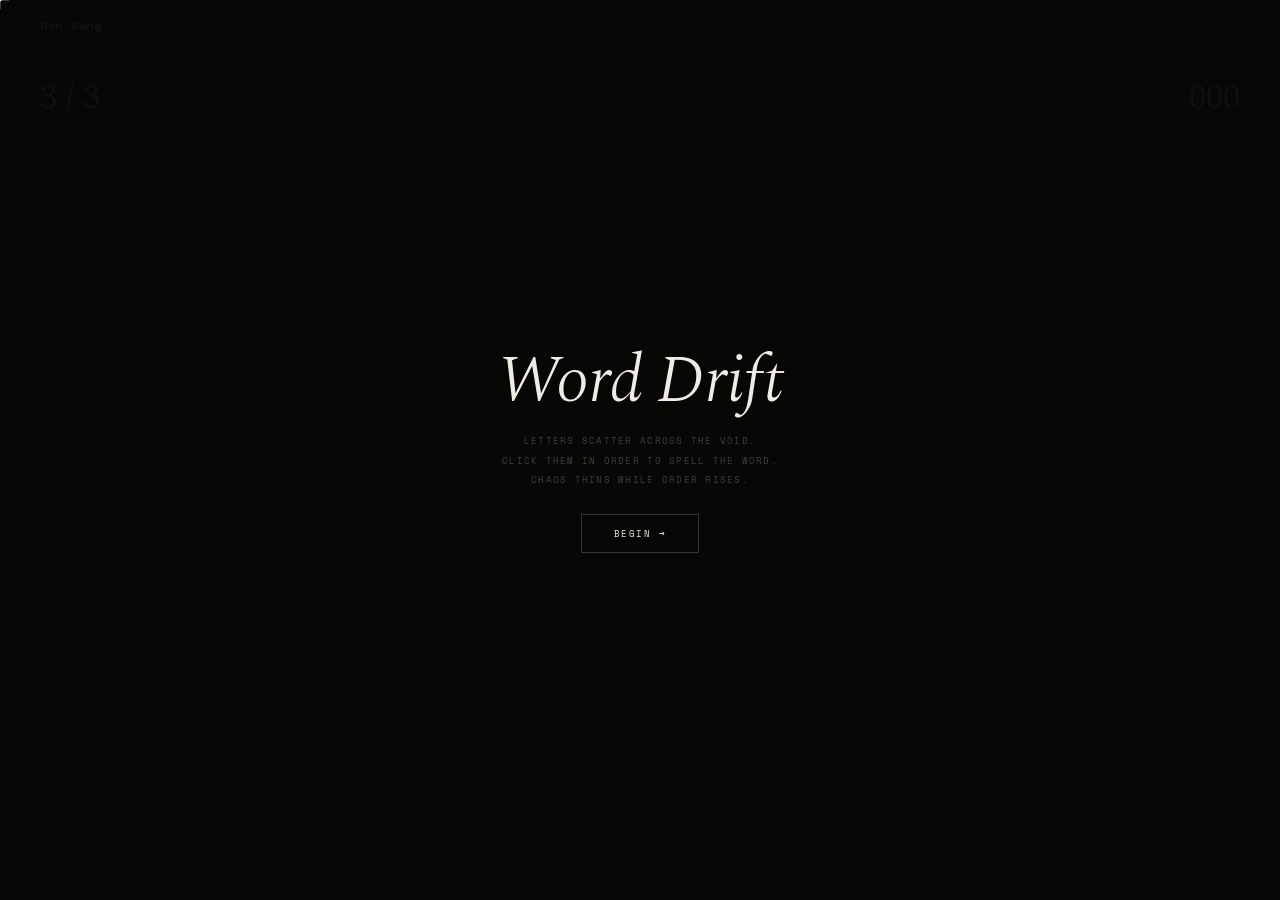
<file: word_drift_v3.html>
<!DOCTYPE html>
<html lang="en">
<head>
<meta charset="UTF-8">
<meta name="viewport" content="width=device-width, initial-scale=1.0">
<title>Word Drift — Ran Song</title>
<link href="https://fonts.googleapis.com/css2?family=Space+Mono:wght@400;700&family=Spectral:ital,wght@0,300;1,300;1,400&display=swap" rel="stylesheet">
<style>
*, *::before, *::after { box-sizing: border-box; margin: 0; padding: 0; }
html, body {
  width: 100%; height: 100%;
  background: #080806;
  color: #f0ece4;
  font-family: 'Space Mono', monospace;
  overflow: hidden;
  user-select: none;
}
body::before {
  content: '';
  position: fixed; inset: 0; z-index: 0; pointer-events: none;
  background-image: url("data:image/svg+xml,%3Csvg viewBox='0 0 256 256' xmlns='http://www.w3.org/2000/svg'%3E%3Cfilter id='n'%3E%3CfeTurbulence type='fractalNoise' baseFrequency='0.9' numOctaves='4' stitchTiles='stitch'/%3E%3C/filter%3E%3Crect width='100%25' height='100%25' filter='url(%23n)' opacity='0.03'/%3E%3C/svg%3E");
  background-size: 200px;
}

canvas { position: fixed; inset: 0; z-index: 1; cursor: none; }

/* crosshair */
#cH,#cV { position:fixed;z-index:9999;pointer-events:none;background:rgba(240,236,228,0.5); }
#cH { height:1px;width:18px;transform:translate(-50%,-50%); }
#cV { width:1px;height:18px;transform:translate(-50%,-50%); }
#cDot { position:fixed;z-index:10000;pointer-events:none;width:3px;height:3px;border-radius:50%;background:#f0ece4;transform:translate(-50%,-50%); }

.ui { position: fixed; z-index: 10; pointer-events: none; }

/* top bar */
#topBar {
  top:0;left:0;right:0;height:52px;
  display:flex;align-items:center;justify-content:space-between;
  padding:0 40px;
  border-bottom:0.5px solid rgba(240,236,228,0.07);
  background:rgba(8,8,6,0.9);
  backdrop-filter:blur(20px);
}
#logo { font-size:12px;font-weight:700;letter-spacing:0.06em; }
#gTitle { font-family:'Spectral',serif;font-size:13px;font-style:italic;font-weight:300;color:rgba(240,236,228,0.35); }
#topR { font-size:8px;color:rgba(240,236,228,0.2);letter-spacing:0.14em;text-transform:none;white-space:nowrap; }

/* score + lives */
#scorePanel { top:68px;right:40px;text-align:right; }
#livesPanel { top:68px;left:40px; }
.sl { font-size:7px;letter-spacing:0.18em;text-transform:uppercase;color:rgba(240,236,228,0.18);display:block;margin-bottom:2px; }
.sv { font-family:'Spectral',serif;font-size:34px;font-weight:300;color:#f0ece4;line-height:1;display:block;font-variant-numeric:tabular-nums; }

/* bottom: target word + progress */
#bottomBar {
  bottom:0;left:0;right:0;
  background:rgba(8,8,6,0.92);
  backdrop-filter:blur(20px);
  border-top:0.5px solid rgba(240,236,228,0.07);
  padding:20px 40px 24px;
  display:flex;flex-direction:column;align-items:center;gap:12px;
}
#wordLabel { font-size:7px;letter-spacing:0.2em;text-transform:uppercase;color:rgba(240,236,228,0.18); }
#slots { display:flex;gap:8px;align-items:center; }

#wordProg {
  font-family:'Space Mono',monospace;font-size:7px;letter-spacing:0.16em;text-transform:uppercase;
  color:rgba(240,236,228,0.18);margin-top:2px;
}

.slot {
  width:32px;height:40px;
  display:flex;align-items:center;justify-content:center;
  border-bottom:1px solid rgba(240,236,228,0.15);
  font-size:18px;font-weight:700;
  color:#f0ece4;letter-spacing:0;
  transition:border-color 0.2s,color 0.2s;
  position:relative;
}
.slot.active { border-color:rgba(240,236,228,0.5); }
.slot.filled { border-color:rgba(240,236,228,0.6); }
.slot.wrong {
  color:rgba(255,100,100,0.8);
  border-color:rgba(255,100,100,0.4);
  animation:shake 0.25s ease;
}
@keyframes shake {
  0%,100%{transform:translateX(0)}
  30%{transform:translateX(-5px)}
  70%{transform:translateX(5px)}
}

/* spell hint below word progress */
#hint { font-size:8px;letter-spacing:0.14em;text-transform:uppercase;color:rgba(240,236,228,0.15);margin-top:4px; }

/* caught word flash */
#caughtFlash {
  position:fixed;z-index:15;
  top:50%;left:50%;transform:translate(-50%,-50%);
  font-family:'Spectral',serif;
  font-size:clamp(40px,6vw,72px);
  font-weight:300;font-style:italic;
  color:#f0ece4;letter-spacing:-0.02em;
  pointer-events:none;opacity:0;
  transition:opacity 0.15s;
}

/* score popup */
#scorePopup {
  position:fixed;z-index:15;
  pointer-events:none;opacity:0;
  font-family:'Spectral',serif;
  font-size:22px;font-weight:300;
  color:rgba(240,236,228,0.6);
  transition:opacity 0.2s,transform 0.4s;
}

/* screens */
.screen {
  position:fixed;inset:0;z-index:20;
  background:rgba(8,8,6,0.96);
  display:flex;flex-direction:column;
  align-items:center;justify-content:center;gap:16px;
  transition:opacity 0.35s;
}
.screen.hidden { opacity:0;pointer-events:none; }
.screen h1 {
  font-family:'Spectral',serif;
  font-size:clamp(38px,6vw,68px);
  font-weight:300;font-style:italic;
  color:#f0ece4;letter-spacing:-0.02em;line-height:1;
}
.screen p {
  font-size:9px;letter-spacing:0.14em;text-transform:uppercase;
  color:rgba(240,236,228,0.25);line-height:2.2;text-align:center;
}
.sbtn {
  font-family:'Space Mono',monospace;
  font-size:9px;letter-spacing:0.16em;text-transform:uppercase;
  color:#f0ece4;background:transparent;
  border:0.5px solid rgba(240,236,228,0.2);
  padding:12px 32px;cursor:pointer;margin-top:8px;
  transition:border-color 0.2s;pointer-events:all;
}
.sbtn:hover { border-color:#f0ece4; }
#finalNum {
  font-family:'Spectral',serif;
  font-size:72px;font-weight:300;color:#f0ece4;line-height:1;font-variant-numeric:tabular-nums;
}
</style>
</head>
<body>

<canvas id="c"></canvas>
<div id="cH"></div><div id="cV"></div><div id="cDot"></div>

<div class="ui" id="topBar">
  <span id="logo">Ran Song</span>
  <span id="gTitle">Word Drift</span>
  <span id="topR"></span>
</div>

<div class="ui" id="scorePanel">
  <span class="sl">Score</span>
  <span class="sv" id="scoreVal">000</span>
</div>
<div class="ui" id="livesPanel">
  <span class="sl">Lives</span>
  <span class="sv" id="livesVal">3 / 3</span>
</div>

<div id="bottomBar">
  <span id="wordLabel">click the letters in order</span>
  <div id="slots"></div>
  <span id="wordProg"></span>
  <span id="hint">find · click · spell</span>
</div>

<div id="caughtFlash"></div>
<div id="scorePopup"></div>

<!-- Start -->
<div class="screen" id="startScreen">
  <h1>Word Drift</h1>
  <p>
    Letters scatter across the void.<br>
    Click them in order to spell the word.<br>
    Chaos thins while order rises.
  </p>
  <button class="sbtn" id="startBtn">Begin →</button>
</div>

<!-- Level done -->
<div class="screen hidden" id="lvlScreen">
  <h1 id="lvlTitle">Level complete.</h1>
  <p id="lvlSub"></p>
  <button class="sbtn" id="nextBtn">Continue →</button>
</div>

<!-- Game over -->
<div class="screen hidden" id="overScreen">
  <h1>The experiment ends.</h1>
  <div id="finalNum">000</div>
  <p>final score</p>
  <button class="sbtn" id="restartBtn">Begin again →</button>
</div>

<script>
// ── CONFIG ──────────────────────────────────────────
const LIVES_CAP = 3;

const LEVELS = [
  {
    words: ['chaos','order','drift','flux','form','void','still','rise','fall','change','cloud','shift'],
    speed: 0.55, decoys: 6, toCatch: 5,
    desc: 'Letters move slowly. Find your bearings.'
  },
  {
    words: ['dissolve','emerge','pattern','signal','gather','scatter','system','filter','clarity','silence'],
    speed: 0.85, decoys: 9, toCatch: 5,
    desc: 'The void grows restless.'
  },
  {
    words: ['becoming','curiosity','structure','intention','permanence','uncertainty','experiment'],
    speed: 1.2, decoys: 12, toCatch: 4,
    desc: 'Chaos at full force.'
  },
];

// ── STATE ───────────────────────────────────────────
const canvas = document.getElementById('c');
const ctx    = canvas.getContext('2d');
let W, H;
function resize() { W = canvas.width = innerWidth; H = canvas.height = innerHeight; }
resize();
window.addEventListener('resize', resize);

let level = 0, score = 0, lives = LIVES_CAP, caught = 0;
let gameActive = false;
let particles  = [];
let targetWord = '';
let nextIdx    = 0; // which letter to click next
let wrongCooldown = 0;

// cursor
const cH = document.getElementById('cH');
const cV = document.getElementById('cV');
const cD = document.getElementById('cDot');
let mx = W/2, my = H/2;
document.addEventListener('mousemove', e => {
  mx=e.clientX; my=e.clientY;
  cH.style.left=mx+'px'; cH.style.top=my+'px';
  cV.style.left=mx+'px'; cV.style.top=my+'px';
  cD.style.left=mx+'px'; cD.style.top=my+'px';
});

function updateTopR() {
  const cfg = LEVELS[level];
  document.getElementById('topR').textContent =
    `Level ${level + 1} · ${cfg.toCatch} words to clear`;
}

function updateWordProg() {
  const cfg = LEVELS[level];
  const cur = caught >= cfg.toCatch ? cfg.toCatch : caught + 1;
  document.getElementById('wordProg').textContent =
    `Word ${cur} / ${cfg.toCatch}`;
}

// ── PARTICLE ────────────────────────────────────────
class Letter {
  constructor(ch, isTarget, wordIdx) {
    this.ch       = ch;
    this.isTarget = isTarget;
    this.wordIdx  = wordIdx; // index in target word, -1 for decoy
    this.reset();
    this.opacity  = 0;
    this.fadeIn   = true;
  }

  reset() {
    // start near edges, drift inward
    const side = Math.floor(Math.random()*4);
    if (side===0) { this.x=Math.random()*W; this.y=-30; }
    else if (side===1) { this.x=W+30; this.y=Math.random()*H; }
    else if (side===2) { this.x=Math.random()*W; this.y=H+30; }
    else { this.x=-30; this.y=Math.random()*H; }

    this.x = 80 + Math.random()*(W-160);
    this.y = 80 + Math.random()*(H-200);

    this.vx     = (Math.random()-0.5)*1.8;
    this.vy     = (Math.random()-0.5)*1.8;
    this.angle  = Math.random()*Math.PI*2;
    this.av     = (Math.random()-0.5)*0.018;
    this.phase  = Math.random()*Math.PI*2;
    this.phaseS = 0.3 + Math.random()*0.5;
    this.size   = this.isTarget ? 16+Math.random()*6 : 12+Math.random()*5;

    // target letters: brighter; decoys: dim
    this.targetOpacity = this.isTarget ? 0.55+Math.random()*0.35 : 0.1+Math.random()*0.1;
    this.clicked  = false;
    this.wrongT   = 0;
    this.hovered  = false;
    this.catchAnim= 0; // >0 = flying to slot
    this.catchTX  = 0;
    this.catchTY  = 0;
  }

  get radius() { return this.size * 1.1; }

  containsMouse() {
    const dx=mx-this.x, dy=my-this.y;
    return Math.sqrt(dx*dx+dy*dy) < this.radius + 8;
  }

  update(dt, spd) {
    if (this.clicked) return;

    if (this.fadeIn) {
      this.opacity += dt * 0.002;
      if (this.opacity >= this.targetOpacity) {
        this.opacity = this.targetOpacity;
        this.fadeIn = false;
      }
    }

    // organic Van Gogh drift
    const t = Date.now()*0.001;
    this.vx += Math.sin(t*this.phaseS + this.phase)*0.035*spd;
    this.vy += Math.cos(t*this.phaseS*0.7 + this.phase)*0.028*spd;
    this.vx *= 0.982;
    this.vy *= 0.982;

    const s = Math.sqrt(this.vx*this.vx+this.vy*this.vy);
    const ms = 2.2*spd;
    if (s > ms) { this.vx*=ms/s; this.vy*=ms/s; }

    this.x += this.vx*spd;
    this.y += this.vy*spd;
    this.angle += this.av;

    // bounce
    const pad=60, top=72;
    if (this.x<pad)   { this.x=pad;   this.vx=Math.abs(this.vx)*0.8; }
    if (this.x>W-pad) { this.x=W-pad; this.vx=-Math.abs(this.vx)*0.8; }
    if (this.y<top)   { this.y=top;   this.vy=Math.abs(this.vy)*0.8; }
    if (this.y>H-120) { this.y=H-120; this.vy=-Math.abs(this.vy)*0.8; }

    // wrong flash
    if (this.wrongT > 0) this.wrongT -= dt;

    // hover glow
    this.hovered = this.containsMouse();
  }

  draw(ctx) {
    if (this.clicked) return;
    ctx.save();
    ctx.translate(this.x, this.y);
    ctx.rotate(this.angle);

    let alpha = this.opacity;
    let col   = '#f0ece4';
    let weight = this.isTarget ? '700' : '400';

    // next-to-click: highlight
    if (this.isTarget && this.wordIdx === nextIdx) {
      alpha = Math.min(1, alpha + 0.3 + Math.sin(Date.now()*0.004)*0.15);
    }

    if (this.wrongT > 0) {
      col   = 'rgba(255,110,110,0.9)';
      alpha = 0.9;
    } else if (this.hovered && this.isTarget && this.wordIdx === nextIdx) {
      alpha = 1;
      // draw subtle glow
      ctx.shadowColor = 'rgba(240,236,228,0.3)';
      ctx.shadowBlur  = 12;
    }

    ctx.globalAlpha = Math.max(0, Math.min(1, alpha));
    ctx.font = `${weight} ${this.size}px 'Space Mono', monospace`;
    ctx.fillStyle = col;
    ctx.textAlign = 'center';
    ctx.textBaseline = 'middle';
    ctx.fillText(this.ch.toUpperCase(), 0, 0);
    ctx.restore();
  }
}

// ── SPAWN ───────────────────────────────────────────
function pickWord() {
  const cfg  = LEVELS[level];
  const used = new Set();
  let w;
  // avoid repeating
  do { w = cfg.words[Math.floor(Math.random()*cfg.words.length)]; } while(used.has(w) && used.size < cfg.words.length);
  used.add(w);
  return w;
}

function spawnRound() {
  particles = [];
  nextIdx   = 0;

  targetWord = pickWord();
  const cfg  = LEVELS[level];

  // target letters — one per letter in word
  targetWord.split('').forEach((ch, i) => {
    particles.push(new Letter(ch, true, i));
  });

  // decoys — letters NOT in the word
  const alpha   = 'abcdefghijklmnopqrstuvwxyz';
  const wordSet = new Set(targetWord.split(''));
  const pool    = alpha.split('').filter(c => !wordSet.has(c));
  for (let i=0; i<cfg.decoys; i++) {
    const ch = pool[Math.floor(Math.random()*pool.length)];
    particles.push(new Letter(ch, false, -1));
  }

  // stagger fade-in
  particles.forEach((p,i) => {
    p.opacity = 0; p.fadeIn = true;
    setTimeout(() => {}, i*40);
  });

  buildSlots();
  updateTopR();
  updateWordProg();
  updateHint();
}

// ── SLOTS ───────────────────────────────────────────
function buildSlots() {
  const el = document.getElementById('slots');
  el.innerHTML = '';
  targetWord.split('').forEach((_, i) => {
    const s = document.createElement('div');
    s.className = 'slot' + (i===0 ? ' active' : '');
    s.id = 'slot'+i;
    el.appendChild(s);
  });
}

function fillSlot(idx, ch) {
  const s = document.getElementById('slot'+idx);
  if (!s) return;
  s.textContent = ch.toUpperCase();
  s.classList.add('filled');
  s.classList.remove('active');
  // mark next active
  const next = document.getElementById('slot'+(idx+1));
  if (next) next.classList.add('active');
}

function wrongSlot(idx) {
  const s = document.getElementById('slot'+(idx>0?idx-1:0));
  if (!s) return;
  s.classList.add('wrong');
  setTimeout(() => s.classList.remove('wrong'), 300);
}

function updateHint() {
  document.getElementById('hint').textContent =
    `${nextIdx}/${targetWord.length} · click the glowing letter`;
}

// ── CLICK ───────────────────────────────────────────
canvas.addEventListener('click', () => {
  if (!gameActive || wrongCooldown > 0) return;

  // find particle under cursor
  // check closest target first
  const candidates = particles.filter(p => !p.clicked && p.containsMouse());
  if (candidates.length === 0) return;

  // pick top (by render order, last drawn = top)
  const hit = candidates[candidates.length-1];

  if (hit.isTarget && hit.wordIdx === nextIdx) {
    // correct!
    hit.clicked = true;
    fillSlot(nextIdx, hit.ch);
    showScorePopup(hit.x, hit.y, '+'+( (level+1)*5 ));
    score += (level+1)*5;
    nextIdx++;
    updateScore();
    updateHint();

    if (nextIdx >= targetWord.length) {
      wordComplete();
    }
  } else {
    // wrong
    hit.wrongT = 600;
    wrongCooldown = 500;
    wrongSlot(nextIdx);
    flashScreen();
    loseLife();
  }
});

// ── WORD COMPLETE ───────────────────────────────────
function wordComplete() {
  const bonus = 20*(level+1);
  score += bonus;
  updateScore();
  caught++;

  // show caught word
  const el = document.getElementById('caughtFlash');
  updateWordProg();
  el.textContent = targetWord;
  el.style.opacity = '1';
  showScorePopup(W/2, H/2-60, '+'+bonus+' bonus');

  setTimeout(() => {
    el.style.opacity = '0';
    if (caught >= LEVELS[level].toCatch) {
      levelDone();
    } else {
      spawnRound();
    }
  }, 1000);
}

// ── LIVES ───────────────────────────────────────────
function loseLife() {
  lives = Math.max(0, lives-1);
  updateLives();
  if (lives <= 0) {
    setTimeout(gameOver, 400);
  }
}

function updateLives() {
  document.getElementById('livesVal').textContent = `${lives} / ${LIVES_CAP}`;
}

function updateScore() {
  document.getElementById('scoreVal').textContent = String(score).padStart(3,'0');
}

function flashScreen() {
  canvas.style.filter = 'brightness(1.3)';
  setTimeout(() => { canvas.style.filter = ''; }, 100);
}

// ── SCORE POPUP ─────────────────────────────────────
function showScorePopup(x, y, text) {
  const el = document.getElementById('scorePopup');
  el.textContent = text;
  el.style.left  = x+'px';
  el.style.top   = y+'px';
  el.style.opacity = '1';
  el.style.transform = 'translateY(0px)';
  setTimeout(() => {
    el.style.opacity  = '0';
    el.style.transform = 'translateY(-24px)';
  }, 600);
}

// ── COOLDOWN ────────────────────────────────────────
let lastT = 0;
function gameLoop(ts) {
  const dt = Math.min(ts-lastT, 32);
  lastT = ts;
  if (wrongCooldown > 0) wrongCooldown -= dt;

  ctx.clearRect(0,0,W,H);

  if (gameActive) {
    const spd = LEVELS[level].speed;
    // draw decoys first (behind), then targets
    particles.filter(p=>!p.isTarget).forEach(p => { p.update(dt,spd); p.draw(ctx); });
    particles.filter(p=> p.isTarget).forEach(p => { p.update(dt,spd); p.draw(ctx); });

    // draw subtle ring around next target letter
    const nextP = particles.find(p => p.isTarget && p.wordIdx===nextIdx && !p.clicked);
    if (nextP) {
      ctx.save();
      ctx.beginPath();
      ctx.arc(nextP.x, nextP.y, nextP.radius+14, 0, Math.PI*2);
      ctx.strokeStyle = `rgba(240,236,228,${0.08+Math.sin(Date.now()*0.004)*0.04})`;
      ctx.lineWidth = 0.5;
      ctx.setLineDash([3,5]);
      ctx.stroke();
      ctx.restore();
    }
  }

  requestAnimationFrame(gameLoop);
}
requestAnimationFrame(gameLoop);

// ── LEVEL / GAME OVER ───────────────────────────────
function levelDone() {
  gameActive = false;
  const isLast = level >= LEVELS.length-1;
  document.getElementById('lvlTitle').textContent = isLast ? 'Complete.' : `Level ${level+1} done.`;
  document.getElementById('lvlSub').textContent   = `${caught} words · ${score} points`;
  document.getElementById('nextBtn').textContent  = isLast ? 'Begin again →' : 'Next level →';
  document.getElementById('lvlScreen').classList.remove('hidden');
}

function gameOver() {
  gameActive = false;
  document.getElementById('finalNum').textContent = String(score).padStart(3,'0');
  document.getElementById('overScreen').classList.remove('hidden');
}

function startGame(fromLevel) {
  level  = fromLevel||0;
  score  = 0; lives = LIVES_CAP; caught = 0;
  updateScore(); updateLives(); updateTopR(); updateWordProg();
  gameActive = true;
  spawnRound();
}

// ── BUTTONS ─────────────────────────────────────────
document.getElementById('startBtn').addEventListener('click', () => {
  document.getElementById('startScreen').classList.add('hidden');
  startGame(0);
});
document.getElementById('nextBtn').addEventListener('click', () => {
  document.getElementById('lvlScreen').classList.add('hidden');
  const isLast = level >= LEVELS.length-1;
  if (isLast) { score=0; level=0; } else level++;
  lives=LIVES_CAP; caught=0; updateLives(); updateScore();
  gameActive=true; spawnRound();
});
document.getElementById('restartBtn').addEventListener('click', () => {
  document.getElementById('overScreen').classList.add('hidden');
  startGame(0);
});
</script>
</body>
</html>
</file>
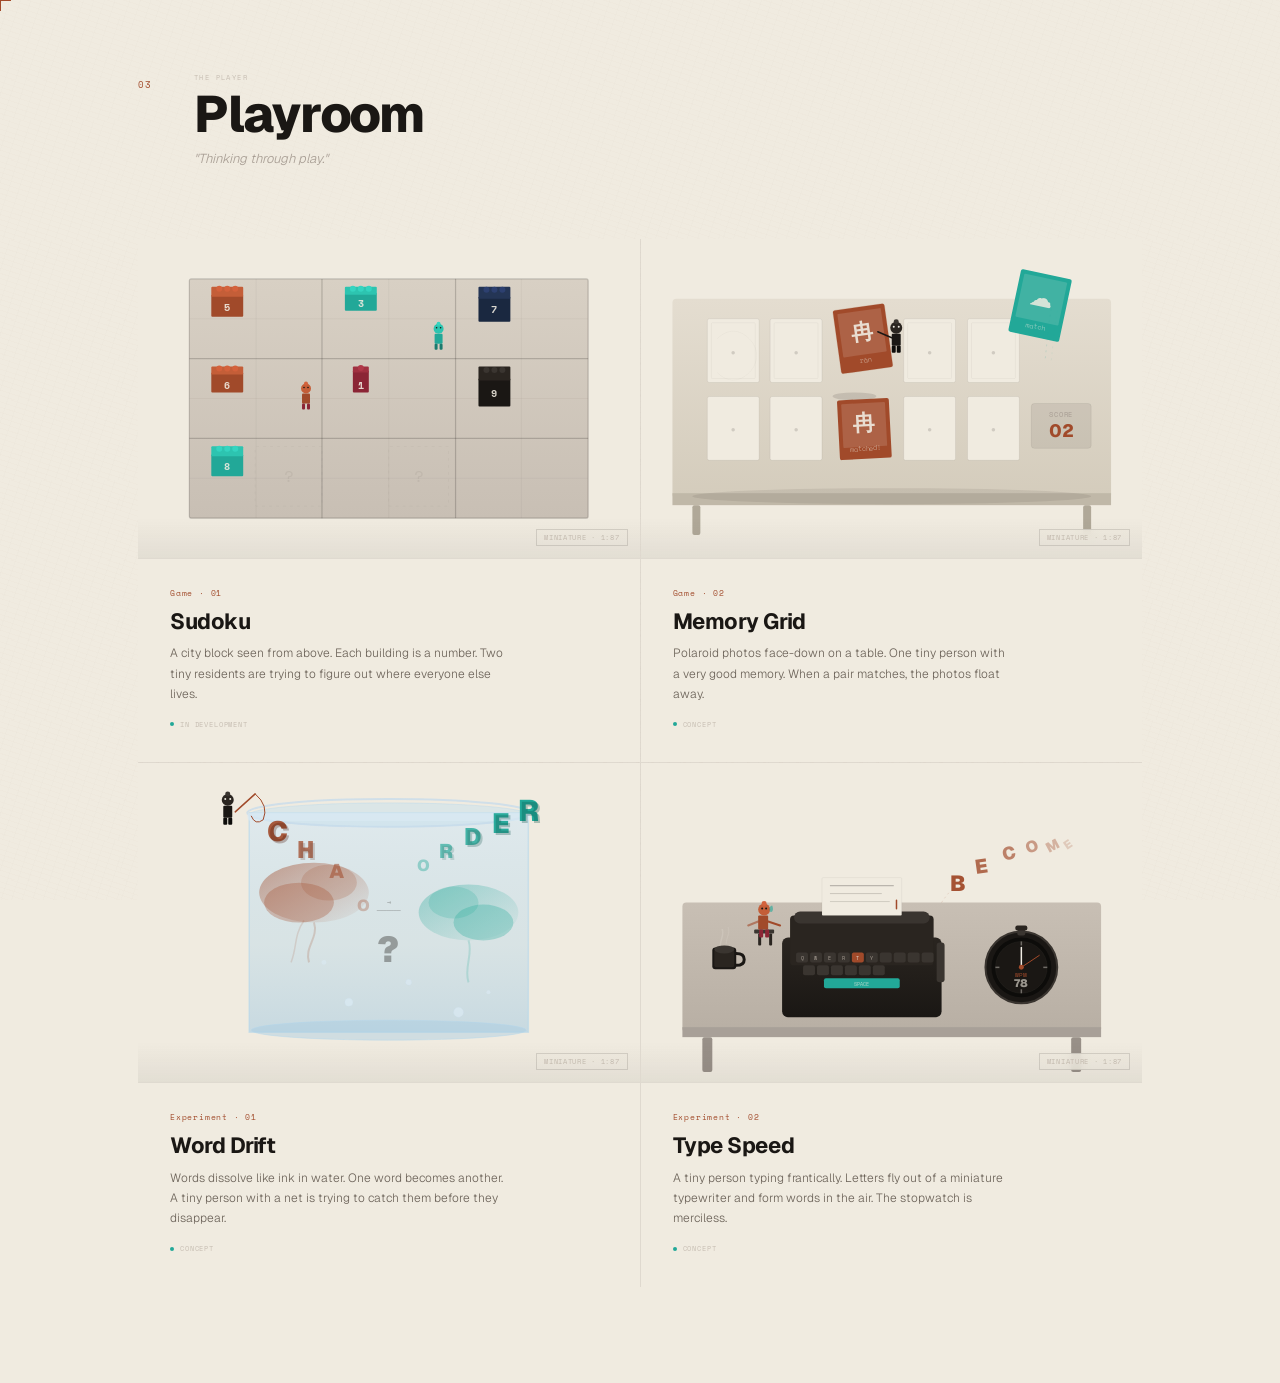
<file: assets/ransong_playroom_source.html>
<!DOCTYPE html>
<html lang="en">
<head>
<meta charset="UTF-8">
<meta name="viewport" content="width=device-width, initial-scale=1.0">
<title>Ran Song — Playroom</title>
<link href="https://fonts.googleapis.com/css2?family=Geist:wght@200;300;400;700;800;900&family=Space+Mono:wght@400&display=swap" rel="stylesheet">
<style>
*, *::before, *::after { box-sizing: border-box; margin: 0; padding: 0; }

:root {
  --bg:    #f0ebe0;
  --bg2:   #e4ddd0;
  --bg3:   #d8d0c4;
  --text:  #1a1714;
  --text2: #6b6258;
  --text3: #a89e94;
  --text4: #c8bfb4;
  --s:     #A14A2A;
  --s2:    #c45e38;
  --teal:  #22a898;
  --b:     rgba(26,23,20,0.08);
  --b2:    rgba(26,23,20,0.13);
}

body {
  background: var(--bg);
  color: var(--text);
  font-family: 'Geist', sans-serif;
  min-height: 100vh;
  cursor: none;
}

body::before {
  content: '';
  position: fixed; inset: 0; z-index: 0; pointer-events: none;
  background-image:
    repeating-linear-gradient(18deg, transparent 0px, transparent 4px, rgba(161,74,42,0.012) 4px, rgba(161,74,42,0.012) 5px),
    repeating-linear-gradient(108deg, transparent 0px, transparent 9px, rgba(26,23,20,0.008) 9px, rgba(26,23,20,0.008) 10px);
  background-size: 80px 80px, 120px 120px;
}

#cH,#cV{position:fixed;z-index:9999;pointer-events:none;background:var(--s);}
#cH{height:1px;width:22px;transform:translate(-50%,-50%);}
#cV{width:1px;height:22px;transform:translate(-50%,-50%);}
#cD{position:fixed;z-index:10000;pointer-events:none;width:3px;height:3px;border-radius:50%;background:var(--s);transform:translate(-50%,-50%);}

.page {
  position: relative; z-index: 1;
  max-width: 1100px; margin: 0 auto;
  padding: 72px 48px 96px;
}

/* Section header */
.sec-head {
  display: grid; grid-template-columns: 56px 1fr;
  gap: 0; align-items: start; margin-bottom: 72px;
}
.sec-num {
  font-family: 'Space Mono', monospace;
  font-size: 9px; color: var(--s); letter-spacing: 0.1em; padding-top: 6px;
}
.sec-label {
  font-family: 'Space Mono', monospace;
  font-size: 7px; letter-spacing: 0.2em; text-transform: uppercase;
  color: var(--text4); margin-bottom: 8px; display: block;
}
.sec-title {
  font-size: clamp(32px, 4vw, 52px);
  font-weight: 800; letter-spacing: -0.025em;
  color: var(--text); line-height: 0.92; margin-bottom: 12px;
}
.sec-sub {
  font-size: 13px; font-weight: 300; font-style: italic;
  color: var(--text3);
}

/* Game grid */
.game-grid {
  display: grid;
  grid-template-columns: 1fr 1fr;
  gap: 1px;
  background: var(--b);
}

/* Game card */
.game-card {
  background: var(--bg);
  display: flex; flex-direction: column;
  cursor: none;
  position: relative;
  overflow: hidden;
  transition: background .25s;
  text-decoration: none;
}
.game-card:hover { background: var(--bg2); }

/* Illustration area */
.illus {
  position: relative;
  height: 320px;
  display: flex; align-items: center; justify-content: center;
  overflow: hidden;
  border-bottom: 0.5px solid var(--b);
}
.illus svg {
  width: 100%; height: 100%;
  transition: transform .5s ease;
}
.game-card:hover .illus svg { transform: scale(1.02) translateY(-4px); }

/* Isometric shadow */
.illus::after {
  content: '';
  position: absolute; bottom: 0; left: 0; right: 0;
  height: 40px;
  background: linear-gradient(to top, rgba(26,23,20,0.06), transparent);
  pointer-events: none;
}

/* Card info */
.card-info { padding: 28px 32px 32px; display: flex; flex-direction: column; gap: 10px; }
.card-num {
  font-family: 'Space Mono', monospace;
  font-size: 8px; color: var(--s); letter-spacing: 0.1em;
}
.card-title {
  font-size: 22px; font-weight: 700; letter-spacing: -0.02em;
  color: var(--text); line-height: 1.1;
  transition: color .2s;
}
.game-card:hover .card-title { color: var(--s); }
.card-desc {
  font-size: 12px; font-weight: 300; color: var(--text2);
  line-height: 1.7; max-width: 340px;
}
.card-foot {
  display: flex; align-items: center; justify-content: space-between;
  margin-top: 4px;
}
.card-status {
  font-family: 'Space Mono', monospace;
  font-size: 7px; letter-spacing: 0.12em; text-transform: uppercase;
  color: var(--text4); display: flex; align-items: center; gap: 6px;
}
.status-dot { width: 4px; height: 4px; border-radius: 50%; background: var(--teal); }
.card-cta {
  font-family: 'Space Mono', monospace;
  font-size: 8px; letter-spacing: 0.1em; text-transform: uppercase;
  color: var(--s); opacity: 0; transition: opacity .2s;
}
.game-card:hover .card-cta { opacity: 1; }

/* Tanka-style miniature label */
.miniature-label {
  position: absolute; bottom: 12px; right: 12px;
  font-family: 'Space Mono', monospace;
  font-size: 7px; letter-spacing: 0.1em; text-transform: uppercase;
  color: var(--text4); padding: 2px 7px;
  border: 0.5px solid var(--b2);
  background: rgba(240,235,224,0.88);
  backdrop-filter: blur(4px);
}
</style>
</head>
<body>

<div id="cH"></div>
<div id="cV"></div>
<div id="cD"></div>

<div class="page">

  <div class="sec-head">
    <div class="sec-num">03</div>
    <div>
      <span class="sec-label">The Player</span>
      <h2 class="sec-title">Playroom</h2>
      <p class="sec-sub">"Thinking through play."</p>
    </div>
  </div>

  <div class="game-grid">

    <!-- ══ GAME 1: SUDOKU ══
         Tanaka Tatsuya concept:
         A LEGO city block seen from above = sudoku grid
         Tiny LEGO people walk between numbered buildings
    -->
    <a href="#" class="game-card">
      <div class="illus">
        <svg viewBox="0 0 480 320" fill="none" xmlns="http://www.w3.org/2000/svg">
          <defs>
            <linearGradient id="groundGrad" x1="0" y1="0" x2="0" y2="1">
              <stop offset="0%" stop-color="#d8d0c4"/>
              <stop offset="100%" stop-color="#c8bfb4"/>
            </linearGradient>
            <!-- Isometric transform helpers -->
          </defs>

          <!-- Ground plane -->
          <rect x="40" y="40" width="400" height="240" rx="2" fill="url(#groundGrad)"/>
          <!-- Grid lines: sudoku 9x9 compressed to isometric feel -->
          <!-- Major lines (3x3 boxes) -->
          <line x1="40"  y1="120" x2="440" y2="120" stroke="rgba(26,23,20,0.2)" stroke-width="1.2"/>
          <line x1="40"  y1="200" x2="440" y2="200" stroke="rgba(26,23,20,0.2)" stroke-width="1.2"/>
          <line x1="173" y1="40"  x2="173" y2="280" stroke="rgba(26,23,20,0.2)" stroke-width="1.2"/>
          <line x1="307" y1="40"  x2="307" y2="280" stroke="rgba(26,23,20,0.2)" stroke-width="1.2"/>
          <!-- Minor lines -->
          <line x1="40"  y1="80"  x2="440" y2="80"  stroke="rgba(26,23,20,0.08)" stroke-width="0.5"/>
          <line x1="40"  y1="160" x2="440" y2="160" stroke="rgba(26,23,20,0.08)" stroke-width="0.5"/>
          <line x1="40"  y1="240" x2="440" y2="240" stroke="rgba(26,23,20,0.08)" stroke-width="0.5"/>
          <line x1="107" y1="40"  x2="107" y2="280" stroke="rgba(26,23,20,0.08)" stroke-width="0.5"/>
          <line x1="240" y1="40"  x2="240" y2="280" stroke="rgba(26,23,20,0.08)" stroke-width="0.5"/>
          <line x1="373" y1="40"  x2="373" y2="280" stroke="rgba(26,23,20,0.08)" stroke-width="0.5"/>

          <!-- LEGO BRICK buildings as numbers -->
          <!-- Each "number" is a stack of lego bricks -->

          <!-- Number 5 — sienna tall tower -->
          <g transform="translate(62,48)">
            <rect x="0" y="8" width="32" height="22" rx="1" fill="#A14A2A"/>
            <rect x="0" y="0" width="32" height="10" rx="1" fill="#c45e38"/>
            <!-- Studs on top -->
            <circle cx="8"  cy="2" r="3" fill="#d4623c"/>
            <circle cx="16" cy="2" r="3" fill="#d4623c"/>
            <circle cx="24" cy="2" r="3" fill="#d4623c"/>
            <text x="16" y="24" font-family="Space Mono,monospace" font-size="10" font-weight="700" fill="rgba(240,235,224,0.9)" text-anchor="middle">5</text>
          </g>

          <!-- Number 3 — short teal brick -->
          <g transform="translate(196,48)">
            <rect x="0" y="6" width="32" height="18" rx="1" fill="#22a898"/>
            <rect x="0" y="0" width="32" height="8"  rx="1" fill="#2dc4b0"/>
            <circle cx="8"  cy="2" r="3" fill="#35d4c0"/>
            <circle cx="16" cy="2" r="3" fill="#35d4c0"/>
            <circle cx="24" cy="2" r="3" fill="#35d4c0"/>
            <text x="16" y="20" font-family="Space Mono,monospace" font-size="10" font-weight="700" fill="rgba(240,235,224,0.9)" text-anchor="middle">3</text>
          </g>

          <!-- Number 7 — night-blue tall -->
          <g transform="translate(330,48)">
            <rect x="0" y="10" width="32" height="25" rx="1" fill="#1a2840"/>
            <rect x="0" y="0"  width="32" height="12" rx="1" fill="#243555"/>
            <circle cx="8"  cy="3" r="3" fill="#2d4070"/>
            <circle cx="16" cy="3" r="3" fill="#2d4070"/>
            <circle cx="24" cy="3" r="3" fill="#2d4070"/>
            <text x="16" y="26" font-family="Space Mono,monospace" font-size="10" font-weight="700" fill="rgba(240,235,224,0.9)" text-anchor="middle">7</text>
          </g>

          <!-- Number 6 — middle row sienna -->
          <g transform="translate(62,128)">
            <rect x="0" y="6" width="32" height="20" rx="1" fill="#A14A2A"/>
            <rect x="0" y="0" width="32" height="8"  rx="1" fill="#c45e38"/>
            <circle cx="8"  cy="2" r="3" fill="#d4623c"/>
            <circle cx="16" cy="2" r="3" fill="#d4623c"/>
            <circle cx="24" cy="2" r="3" fill="#d4623c"/>
            <text x="16" y="22" font-family="Space Mono,monospace" font-size="10" font-weight="700" fill="rgba(240,235,224,0.9)" text-anchor="middle">6</text>
          </g>

          <!-- Number 1 -->
          <g transform="translate(196,128)">
            <rect x="8" y="4" width="16" height="22" rx="1" fill="#8B2535"/>
            <rect x="8" y="0" width="16" height="6"  rx="1" fill="#a03040"/>
            <circle cx="16" cy="1.5" r="3" fill="#b03848"/>
            <text x="16" y="22" font-family="Space Mono,monospace" font-size="10" font-weight="700" fill="rgba(240,235,224,0.9)" text-anchor="middle">1</text>
          </g>

          <!-- Number 9 — tall dark -->
          <g transform="translate(330,128)">
            <rect x="0" y="12" width="32" height="28" rx="1" fill="#1a1714"/>
            <rect x="0" y="0"  width="32" height="14" rx="1" fill="#2a2520"/>
            <circle cx="8"  cy="3.5" r="3" fill="#3a3530"/>
            <circle cx="16" cy="3.5" r="3" fill="#3a3530"/>
            <circle cx="24" cy="3.5" r="3" fill="#3a3530"/>
            <text x="16" y="30" font-family="Space Mono,monospace" font-size="10" font-weight="700" fill="rgba(240,235,224,0.9)" text-anchor="middle">9</text>
          </g>

          <!-- Number 8 — bottom row teal -->
          <g transform="translate(62,208)">
            <rect x="0" y="8" width="32" height="22" rx="1" fill="#22a898"/>
            <rect x="0" y="0" width="32" height="10" rx="1" fill="#2dc4b0"/>
            <circle cx="8"  cy="2.5" r="3" fill="#35d4c0"/>
            <circle cx="16" cy="2.5" r="3" fill="#35d4c0"/>
            <circle cx="24" cy="2.5" r="3" fill="#35d4c0"/>
            <text x="16" y="24" font-family="Space Mono,monospace" font-size="10" font-weight="700" fill="rgba(240,235,224,0.9)" text-anchor="middle">8</text>
          </g>

          <!-- Empty cells — just floors with question mark shadow -->
          <g opacity="0.4">
            <rect x="240" y="208" width="60" height="60" rx="1" fill="transparent" stroke="rgba(26,23,20,0.15)" stroke-width="0.5" stroke-dasharray="3,4"/>
            <text x="270" y="244" font-family="Space Mono,monospace" font-size="16" fill="rgba(26,23,20,0.15)" text-anchor="middle">?</text>
          </g>
          <g opacity="0.4">
            <rect x="106" y="208" width="67" height="60" rx="1" fill="transparent" stroke="rgba(26,23,20,0.15)" stroke-width="0.5" stroke-dasharray="3,4"/>
            <text x="140" y="244" font-family="Space Mono,monospace" font-size="16" fill="rgba(26,23,20,0.15)" text-anchor="middle">?</text>
          </g>

          <!-- Tiny LEGO person walking between cells -->
          <g transform="translate(157, 155)">
            <!-- Body -->
            <rect x="-4" y="0" width="8" height="10" rx="1" fill="#A14A2A"/>
            <!-- Head -->
            <circle cx="0" cy="-5" r="5" fill="#c45e38"/>
            <!-- Eyes -->
            <circle cx="-2" cy="-6" r="0.8" fill="#1a1714"/>
            <circle cx="2"  cy="-6" r="0.8" fill="#1a1714"/>
            <!-- Legs -->
            <rect x="-4" y="10" width="3" height="6" rx="1" fill="#8B2535"/>
            <rect x="1"  y="10" width="3" height="6" rx="1" fill="#8B2535"/>
            <!-- Stud on head -->
            <circle cx="0" cy="-10" r="2" fill="#d4623c"/>
          </g>

          <!-- Second tiny person -->
          <g transform="translate(290, 95)">
            <rect x="-4" y="0" width="8" height="10" rx="1" fill="#22a898"/>
            <circle cx="0" cy="-5" r="5" fill="#2dc4b0"/>
            <circle cx="-2" cy="-6" r="0.8" fill="#1a1714"/>
            <circle cx="2"  cy="-6" r="0.8" fill="#1a1714"/>
            <rect x="-4" y="10" width="3" height="6" rx="1" fill="#1a7a6e"/>
            <rect x="1"  y="10" width="3" height="6" rx="1" fill="#1a7a6e"/>
            <circle cx="0" cy="-10" r="2" fill="#35d4c0"/>
          </g>

          <!-- Outer border -->
          <rect x="40" y="40" width="400" height="240" rx="2" fill="none" stroke="rgba(26,23,20,0.2)" stroke-width="1.2"/>
        </svg>
        <div class="miniature-label">Miniature · 1:87</div>
      </div>
      <div class="card-info">
        <span class="card-num">Game · 01</span>
        <h3 class="card-title">Sudoku</h3>
        <p class="card-desc">A city block seen from above. Each building is a number. Two tiny residents are trying to figure out where everyone else lives.</p>
        <div class="card-foot">
          <div class="card-status"><div class="status-dot"></div>In development</div>
          <span class="card-cta">Play →</span>
        </div>
      </div>
    </a>

    <!-- ══ GAME 2: MEMORY GRID ══
         Tanaka Tatsuya concept:
         Polaroid photos face-down on a table
         Tiny person lifting one to peek
         When matched = photos fly up and away
    -->
    <a href="#" class="game-card">
      <div class="illus">
        <svg viewBox="0 0 480 320" fill="none" xmlns="http://www.w3.org/2000/svg">
          <defs>
            <linearGradient id="tableGrad" x1="0" y1="0" x2="0" y2="1">
              <stop offset="0%" stop-color="#e4ddd0"/>
              <stop offset="100%" stop-color="#d4ccbc"/>
            </linearGradient>
          </defs>

          <!-- Table surface -->
          <rect x="20" y="60" width="440" height="200" rx="4" fill="url(#tableGrad)"/>
          <!-- Table edge / depth -->
          <rect x="20" y="255" width="440" height="12" rx="0 0 4 4" fill="#c0b8a8"/>
          <!-- Table legs -->
          <rect x="40"  y="267" width="8" height="30" rx="2" fill="#b0a898"/>
          <rect x="432" y="267" width="8" height="30" rx="2" fill="#b0a898"/>

          <!-- Shadow under cards on table -->
          <ellipse cx="240" cy="258" rx="200" ry="8" fill="rgba(26,23,20,0.08)"/>

          <!-- POLAROID CARDS face-down — 4x3 grid -->
          <!-- Row 1 -->
          <!-- Card back design: cream with decorative back -->
          <g transform="translate(55, 80)">
            <rect x="0" y="0" width="52" height="64" rx="2" fill="#f0ebe0" stroke="rgba(26,23,20,0.12)" stroke-width="0.5"/>
            <rect x="4" y="4" width="44" height="56" rx="1" fill="none" stroke="rgba(26,23,20,0.08)" stroke-width="0.5"/>
            <path d="M10,20 C20,10 32,10 42,20 C52,30 52,44 42,54 C32,64 20,64 10,54" stroke="rgba(26,23,20,0.05)" stroke-width="0.5" fill="none"/>
            <text x="26" y="36" font-family="Space Mono,monospace" font-size="8" fill="rgba(26,23,20,0.15)" text-anchor="middle">●</text>
          </g>

          <g transform="translate(118, 80)">
            <rect x="0" y="0" width="52" height="64" rx="2" fill="#f0ebe0" stroke="rgba(26,23,20,0.12)" stroke-width="0.5"/>
            <rect x="4" y="4" width="44" height="56" rx="1" fill="none" stroke="rgba(26,23,20,0.08)" stroke-width="0.5"/>
            <text x="26" y="36" font-family="Space Mono,monospace" font-size="8" fill="rgba(26,23,20,0.15)" text-anchor="middle">●</text>
          </g>

          <!-- This one is being LIFTED — rotated, face-up, sienna card revealed -->
          <g transform="translate(185, 68) rotate(-8, 26, 32)">
            <rect x="0" y="0" width="52" height="64" rx="2" fill="#A14A2A" stroke="rgba(161,74,42,0.4)" stroke-width="0.5"/>
            <!-- Face-up content: 冉 symbol -->
            <rect x="4" y="4" width="44" height="44" rx="1" fill="rgba(240,235,224,0.15)"/>
            <text x="26" y="33" font-family="Geist,sans-serif" font-size="22" font-weight="900" fill="rgba(240,235,224,0.9)" text-anchor="middle">冉</text>
            <text x="26" y="56" font-family="Space Mono,monospace" font-size="7" fill="rgba(240,235,224,0.5)" text-anchor="middle">rǎn</text>
            <!-- Shadow underneath (lifted) -->
            <ellipse cx="26" cy="72" rx="22" ry="4" fill="rgba(26,23,20,0.12)" transform="rotate(8,-26,-32) translate(0,10)"/>
          </g>

          <g transform="translate(252, 80)">
            <rect x="0" y="0" width="52" height="64" rx="2" fill="#f0ebe0" stroke="rgba(26,23,20,0.12)" stroke-width="0.5"/>
            <rect x="4" y="4" width="44" height="56" rx="1" fill="none" stroke="rgba(26,23,20,0.08)" stroke-width="0.5"/>
            <text x="26" y="36" font-family="Space Mono,monospace" font-size="8" fill="rgba(26,23,20,0.15)" text-anchor="middle">●</text>
          </g>

          <g transform="translate(316, 80)">
            <rect x="0" y="0" width="52" height="64" rx="2" fill="#f0ebe0" stroke="rgba(26,23,20,0.12)" stroke-width="0.5"/>
            <rect x="4" y="4" width="44" height="56" rx="1" fill="none" stroke="rgba(26,23,20,0.08)" stroke-width="0.5"/>
            <text x="26" y="36" font-family="Space Mono,monospace" font-size="8" fill="rgba(26,23,20,0.15)" text-anchor="middle">●</text>
          </g>

          <!-- MATCHED pair — flying up and away (rotation + transform) -->
          <g transform="translate(370, 30) rotate(12)">
            <rect x="0" y="0" width="52" height="64" rx="2" fill="#22a898"/>
            <rect x="4" y="4" width="44" height="44" rx="1" fill="rgba(240,235,224,0.15)"/>
            <text x="26" y="33" font-family="Geist,sans-serif" font-size="22" font-weight="900" fill="rgba(240,235,224,0.85)" text-anchor="middle">☁</text>
            <text x="26" y="56" font-family="Space Mono,monospace" font-size="7" fill="rgba(240,235,224,0.5)" text-anchor="middle">match</text>
          </g>
          <!-- Trailing motion lines from matched card -->
          <path d="M400,70 C398,80 396,100 394,120" stroke="rgba(34,168,152,0.2)" stroke-width="0.8" fill="none" stroke-dasharray="2,4"/>
          <path d="M406,72 C404,82 402,102 400,122" stroke="rgba(34,168,152,0.15)" stroke-width="0.5" fill="none" stroke-dasharray="2,4"/>

          <!-- Row 2 -->
          <g transform="translate(55, 158)">
            <rect x="0" y="0" width="52" height="64" rx="2" fill="#f0ebe0" stroke="rgba(26,23,20,0.12)" stroke-width="0.5"/>
            <text x="26" y="36" font-family="Space Mono,monospace" font-size="8" fill="rgba(26,23,20,0.15)" text-anchor="middle">●</text>
          </g>

          <g transform="translate(118, 158)">
            <rect x="0" y="0" width="52" height="64" rx="2" fill="#f0ebe0" stroke="rgba(26,23,20,0.12)" stroke-width="0.5"/>
            <text x="26" y="36" font-family="Space Mono,monospace" font-size="8" fill="rgba(26,23,20,0.15)" text-anchor="middle">●</text>
          </g>

          <!-- Another matched pair on table (already face up) -->
          <g transform="translate(185, 162) rotate(-3)">
            <rect x="0" y="0" width="52" height="60" rx="2" fill="#A14A2A"/>
            <rect x="4" y="4" width="44" height="44" rx="1" fill="rgba(240,235,224,0.15)"/>
            <text x="26" y="31" font-family="Geist,sans-serif" font-size="22" font-weight="900" fill="rgba(240,235,224,0.9)" text-anchor="middle">冉</text>
            <text x="26" y="52" font-family="Space Mono,monospace" font-size="7" fill="rgba(240,235,224,0.5)" text-anchor="middle">matched!</text>
          </g>

          <g transform="translate(252, 158)">
            <rect x="0" y="0" width="52" height="64" rx="2" fill="#f0ebe0" stroke="rgba(26,23,20,0.12)" stroke-width="0.5"/>
            <text x="26" y="36" font-family="Space Mono,monospace" font-size="8" fill="rgba(26,23,20,0.15)" text-anchor="middle">●</text>
          </g>

          <g transform="translate(316, 158)">
            <rect x="0" y="0" width="52" height="64" rx="2" fill="#f0ebe0" stroke="rgba(26,23,20,0.12)" stroke-width="0.5"/>
            <text x="26" y="36" font-family="Space Mono,monospace" font-size="8" fill="rgba(26,23,20,0.15)" text-anchor="middle">●</text>
          </g>

          <!-- Tiny person lifting the card -->
          <!-- Positioned to the right of the lifted card -->
          <g transform="translate(244, 95)">
            <rect x="-4" y="0" width="9" height="12" rx="1" fill="#1a1714"/>
            <circle cx="0.5" cy="-6" r="6" fill="#2a2520"/>
            <circle cx="-2" cy="-7" r="1" fill="#f0ece4"/>
            <circle cx="3"  cy="-7" r="1" fill="#f0ece4"/>
            <!-- Tiny arm reaching for card -->
            <line x1="-4" y1="4" x2="-18" y2="-2" stroke="#1a1714" stroke-width="1.5" stroke-linecap="round"/>
            <!-- Legs -->
            <rect x="-4" y="12" width="4" height="7" rx="1" fill="#0d0c0a"/>
            <rect x="1"  y="12" width="4" height="7" rx="1" fill="#0d0c0a"/>
            <!-- Hat/stud -->
            <circle cx="0.5" cy="-12" r="2.5" fill="#3a3530"/>
          </g>

          <!-- Score counter -->
          <g transform="translate(380, 165)">
            <rect x="0" y="0" width="60" height="45" rx="3" fill="rgba(26,23,20,0.08)" stroke="rgba(26,23,20,0.12)" stroke-width="0.5"/>
            <text x="30" y="14" font-family="Space Mono,monospace" font-size="7" fill="var(--text3,#a89e94)" text-anchor="middle" letter-spacing="0.1em">SCORE</text>
            <text x="30" y="34" font-family="Geist,sans-serif" font-size="18" font-weight="800" fill="#A14A2A" text-anchor="middle">02</text>
          </g>

        </svg>
        <div class="miniature-label">Miniature · 1:87</div>
      </div>
      <div class="card-info">
        <span class="card-num">Game · 02</span>
        <h3 class="card-title">Memory Grid</h3>
        <p class="card-desc">Polaroid photos face-down on a table. One tiny person with a very good memory. When a pair matches, the photos float away.</p>
        <div class="card-foot">
          <div class="card-status"><div class="status-dot"></div>Concept</div>
          <span class="card-cta">Soon →</span>
        </div>
      </div>
    </a>

    <!-- ══ EXPERIMENT 1: WORD DRIFT ══
         Tanaka Tatsuya concept:
         Letters as 3D physical objects floating in a jar of water
         Each word dissolves into the next, like ink in water
    -->
    <a href="#" class="game-card">
      <div class="illus">
        <svg viewBox="0 0 480 320" fill="none" xmlns="http://www.w3.org/2000/svg">
          <defs>
            <linearGradient id="jarGrad" x1="0" y1="0" x2="0" y2="1">
              <stop offset="0%" stop-color="rgba(212,232,245,0.6)"/>
              <stop offset="60%" stop-color="rgba(180,215,235,0.4)"/>
              <stop offset="100%" stop-color="rgba(160,200,225,0.5)"/>
            </linearGradient>
            <linearGradient id="inkGrad1" x1="0" y1="0" x2="1" y2="1">
              <stop offset="0%" stop-color="rgba(161,74,42,0.6)"/>
              <stop offset="100%" stop-color="rgba(161,74,42,0)"/>
            </linearGradient>
            <linearGradient id="inkGrad2" x1="0" y1="0" x2="1" y2="1">
              <stop offset="0%" stop-color="rgba(34,168,152,0.5)"/>
              <stop offset="100%" stop-color="rgba(34,168,152,0)"/>
            </linearGradient>
          </defs>

          <!-- Large glass jar (isometric view from slight angle) -->
          <!-- Jar back wall -->
          <rect x="100" y="50" width="280" height="220" rx="8 8 40 40" fill="url(#jarGrad)" stroke="rgba(180,215,235,0.6)" stroke-width="1.5"/>
          <!-- Water ripple at top -->
          <ellipse cx="240" cy="52" rx="140" ry="12" fill="rgba(200,225,240,0.5)" stroke="rgba(180,215,235,0.5)" stroke-width="0.8"/>

          <!-- Jar rim -->
          <ellipse cx="240" cy="50" rx="142" ry="14" fill="none" stroke="rgba(200,220,235,0.8)" stroke-width="2"/>
          <rect x="98" y="50" width="284" height="8" rx="4" fill="rgba(220,235,245,0.6)"/>

          <!-- INK CLOUDS dissolving (word dissolving into word) -->
          <!-- "CHAOS" ink cloud - left, sienna -->
          <ellipse cx="165" cy="130" rx="55" ry="30" fill="url(#inkGrad1)" opacity="0.8"/>
          <ellipse cx="150" cy="140" rx="35" ry="20" fill="rgba(161,74,42,0.3)"/>
          <ellipse cx="180" cy="120" rx="28" ry="18" fill="rgba(161,74,42,0.2)"/>
          <!-- Ink tendrils -->
          <path d="M165,160 C170,175 155,185 160,200" stroke="rgba(161,74,42,0.2)" stroke-width="2" fill="none"/>
          <path d="M155,158 C145,172 148,185 142,200" stroke="rgba(161,74,42,0.15)" stroke-width="1.5" fill="none"/>

          <!-- "ORDER" ink cloud - right, teal -->
          <ellipse cx="320" cy="150" rx="50" ry="28" fill="url(#inkGrad2)" opacity="0.75"/>
          <ellipse cx="335" cy="160" rx="30" ry="18" fill="rgba(34,168,152,0.3)"/>
          <ellipse cx="305" cy="140" rx="25" ry="16" fill="rgba(34,168,152,0.2)"/>
          <!-- Ink tendrils -->
          <path d="M320,178 C325,192 315,205 320,220" stroke="rgba(34,168,152,0.2)" stroke-width="2" fill="none"/>

          <!-- 3D LETTER OBJECTS floating/sinking -->
          <!-- "C" - floating high, sienna -->
          <g transform="translate(118, 78)">
            <text font-family="Geist,sans-serif" font-size="28" font-weight="900" fill="#A14A2A" opacity="0.9">C</text>
            <!-- 3D depth shadow -->
            <text font-family="Geist,sans-serif" font-size="28" font-weight="900" fill="rgba(80,30,15,0.3)" transform="translate(2,2)">C</text>
          </g>
          <!-- "H" - mid depth -->
          <g transform="translate(148, 95)" opacity="0.75">
            <text font-family="Geist,sans-serif" font-size="24" font-weight="900" fill="#A14A2A">H</text>
            <text font-family="Geist,sans-serif" font-size="24" font-weight="900" fill="rgba(80,30,15,0.25)" transform="translate(2,2)">H</text>
          </g>
          <!-- "A" - sinking -->
          <g transform="translate(180, 115)" opacity="0.55">
            <text font-family="Geist,sans-serif" font-size="20" font-weight="900" fill="#A14A2A">A</text>
          </g>
          <!-- "O" - nearly dissolved -->
          <g transform="translate(208, 148)" opacity="0.3">
            <text font-family="Geist,sans-serif" font-size="16" font-weight="900" fill="#A14A2A">O</text>
          </g>

          <!-- Arrow: CHAOS → ORDER -->
          <path d="M228,148 C240,148 240,148 252,148" stroke="rgba(26,23,20,0.2)" stroke-width="1" fill="none" marker-end="url(#arr)"/>
          <text x="240" y="142" font-family="Space Mono,monospace" font-size="7" fill="rgba(26,23,20,0.25)" text-anchor="middle">→</text>

          <!-- "O" - ORDER emerging, teal -->
          <g transform="translate(268, 108)" opacity="0.4">
            <text font-family="Geist,sans-serif" font-size="16" font-weight="900" fill="#22a898">O</text>
          </g>
          <g transform="translate(290, 95)" opacity="0.65">
            <text font-family="Geist,sans-serif" font-size="20" font-weight="900" fill="#22a898">R</text>
            <text font-family="Geist,sans-serif" font-size="20" font-weight="900" fill="rgba(10,80,70,0.25)" transform="translate(2,2)">R</text>
          </g>
          <g transform="translate(315, 82)" opacity="0.82">
            <text font-family="Geist,sans-serif" font-size="24" font-weight="900" fill="#22a898">D</text>
            <text font-family="Geist,sans-serif" font-size="24" font-weight="900" fill="rgba(10,80,70,0.3)" transform="translate(2,2)">D</text>
          </g>
          <g transform="translate(344, 70)" opacity="0.95">
            <text font-family="Geist,sans-serif" font-size="28" font-weight="900" fill="#22a898">E</text>
            <text font-family="Geist,sans-serif" font-size="28" font-weight="900" fill="rgba(10,80,70,0.3)" transform="translate(2,2)">E</text>
          </g>
          <!-- R floats highest -->
          <g transform="translate(370, 58)">
            <text font-family="Geist,sans-serif" font-size="30" font-weight="900" fill="#22a898">R</text>
            <text font-family="Geist,sans-serif" font-size="30" font-weight="900" fill="rgba(10,80,70,0.3)" transform="translate(2,2)">R</text>
          </g>

          <!-- Question mark at bottom — what comes next? -->
          <g transform="translate(228, 200)" opacity="0.35">
            <text font-family="Geist,sans-serif" font-size="36" font-weight="900" fill="#1a1714">?</text>
          </g>

          <!-- Bubbles floating up -->
          <circle cx="200" cy="240" r="4"  fill="rgba(220,235,245,0.7)" stroke="rgba(200,220,235,0.5)" stroke-width="0.5"/>
          <circle cx="260" cy="220" r="3"  fill="rgba(220,235,245,0.6)" stroke="rgba(200,220,235,0.4)" stroke-width="0.5"/>
          <circle cx="310" cy="250" r="5"  fill="rgba(220,235,245,0.65)" stroke="rgba(200,220,235,0.4)" stroke-width="0.5"/>
          <circle cx="175" cy="200" r="2.5" fill="rgba(220,235,245,0.5)"/>
          <circle cx="340" cy="230" r="2"  fill="rgba(220,235,245,0.55)"/>

          <!-- Tiny person with net at top of jar trying to catch letters -->
          <g transform="translate(78, 35)">
            <!-- Person -->
            <rect x="-4" y="8" width="9" height="12" rx="1" fill="#1a1714"/>
            <circle cx="0.5" cy="2" r="6" fill="#2a2520"/>
            <circle cx="-2" cy="1" r="1" fill="#f0ece4"/>
            <circle cx="3"  cy="1" r="1" fill="#f0ece4"/>
            <!-- Net pole -->
            <line x1="8" y1="14" x2="28" y2="-4" stroke="#A14A2A" stroke-width="1.5" stroke-linecap="round"/>
            <!-- Net (semicircle) -->
            <path d="M28,-4 Q42,8 36,22" stroke="#A14A2A" stroke-width="1" fill="none"/>
            <path d="M36,22 Q28,28 24,18" stroke="#A14A2A" stroke-width="1" fill="none"/>
            <!-- Stud -->
            <circle cx="0.5" cy="-4" r="2.5" fill="#3a3530"/>
            <!-- Legs -->
            <rect x="-4" y="20" width="4" height="7" rx="1" fill="#0d0c0a"/>
            <rect x="1"  y="20" width="4" height="7" rx="1" fill="#0d0c0a"/>
          </g>

          <!-- Jar base/bottom glass effect -->
          <ellipse cx="240" cy="268" rx="138" ry="10" fill="rgba(160,200,225,0.4)" stroke="rgba(180,215,235,0.5)" stroke-width="1"/>

        </svg>
        <div class="miniature-label">Miniature · 1:87</div>
      </div>
      <div class="card-info">
        <span class="card-num">Experiment · 01</span>
        <h3 class="card-title">Word Drift</h3>
        <p class="card-desc">Words dissolve like ink in water. One word becomes another. A tiny person with a net is trying to catch them before they disappear.</p>
        <div class="card-foot">
          <div class="card-status"><div class="status-dot"></div>Concept</div>
          <span class="card-cta">Soon →</span>
        </div>
      </div>
    </a>

    <!-- ══ EXPERIMENT 2: TYPE SPEED ══
         Tanaka Tatsuya concept:
         A tiny typewriter on a desk
         Letters fly out and form words in the air
         A stopwatch next to it, very tense
    -->
    <a href="#" class="game-card">
      <div class="illus">
        <svg viewBox="0 0 480 320" fill="none" xmlns="http://www.w3.org/2000/svg">
          <defs>
            <linearGradient id="deskGrad" x1="0" y1="0" x2="0" y2="1">
              <stop offset="0%" stop-color="#c8bfb4"/>
              <stop offset="100%" stop-color="#b8afa4"/>
            </linearGradient>
            <linearGradient id="typeBody" x1="0" y1="0" x2="0" y2="1">
              <stop offset="0%" stop-color="#2a2520"/>
              <stop offset="100%" stop-color="#1a1714"/>
            </linearGradient>
          </defs>

          <!-- Desk surface -->
          <rect x="30" y="140" width="420" height="130" rx="4" fill="url(#deskGrad)"/>
          <rect x="30" y="265" width="420" height="10" rx="0 0 4 4" fill="#a8a098"/>
          <!-- Desk legs -->
          <rect x="50"  y="275" width="10" height="35" rx="2" fill="#989088"/>
          <rect x="420" y="275" width="10" height="35" rx="2" fill="#989088"/>

          <!-- TYPEWRITER body -->
          <g transform="translate(130, 145)">
            <!-- Base plate -->
            <rect x="0" y="30" width="160" height="80" rx="6" fill="url(#typeBody)"/>
            <!-- Top cover -->
            <rect x="8" y="8" width="144" height="50" rx="4" fill="#2a2520"/>
            <!-- Paper roller -->
            <rect x="12" y="4" width="136" height="12" rx="6" fill="#3a3530"/>
            <!-- Paper coming out -->
            <rect x="40" y="-30" width="80" height="38" rx="1" fill="#f0ebe0" stroke="rgba(26,23,20,0.1)" stroke-width="0.5"/>
            <!-- Text on paper -->
            <line x1="48" y1="-22" x2="112" y2="-22" stroke="rgba(26,23,20,0.25)" stroke-width="1.2"/>
            <line x1="48" y1="-14" x2="100" y2="-14" stroke="rgba(26,23,20,0.18)" stroke-width="1"/>
            <line x1="48" y1="-6" x2="108" y2="-6"  stroke="rgba(26,23,20,0.15)" stroke-width="1"/>
            <!-- Cursor on paper -->
            <rect x="114" y="-8" width="1.5" height="10" rx="1" fill="#A14A2A"/>

            <!-- Keys — tiny grid -->
            <g transform="translate(14, 45)">
              <!-- Key row 1 -->
              <rect x="0"  y="0" width="12" height="10" rx="2" fill="#3a3530"/>
              <rect x="14" y="0" width="12" height="10" rx="2" fill="#3a3530"/>
              <rect x="28" y="0" width="12" height="10" rx="2" fill="#3a3530"/>
              <rect x="42" y="0" width="12" height="10" rx="2" fill="#3a3530"/>
              <rect x="56" y="0" width="12" height="10" rx="2" fill="#A14A2A"/><!-- ACTIVE key -->
              <rect x="70" y="0" width="12" height="10" rx="2" fill="#3a3530"/>
              <rect x="84" y="0" width="12" height="10" rx="2" fill="#3a3530"/>
              <rect x="98" y="0" width="12" height="10" rx="2" fill="#3a3530"/>
              <rect x="112" y="0" width="12" height="10" rx="2" fill="#3a3530"/>
              <rect x="126" y="0" width="12" height="10" rx="2" fill="#3a3530"/>
              <!-- Key labels -->
              <text x="6"  y="8" font-family="Space Mono,monospace" font-size="5" fill="#a89e94" text-anchor="middle">Q</text>
              <text x="20" y="8" font-family="Space Mono,monospace" font-size="5" fill="#a89e94" text-anchor="middle">W</text>
              <text x="34" y="8" font-family="Space Mono,monospace" font-size="5" fill="#a89e94" text-anchor="middle">E</text>
              <text x="48" y="8" font-family="Space Mono,monospace" font-size="5" fill="#a89e94" text-anchor="middle">R</text>
              <text x="62" y="8" font-family="Space Mono,monospace" font-size="5" fill="rgba(240,235,224,0.9)" text-anchor="middle">T</text>
              <text x="76" y="8" font-family="Space Mono,monospace" font-size="5" fill="#a89e94" text-anchor="middle">Y</text>
              <!-- Row 2 -->
              <rect x="7"  y="13" width="12" height="10" rx="2" fill="#3a3530"/>
              <rect x="21" y="13" width="12" height="10" rx="2" fill="#3a3530"/>
              <rect x="35" y="13" width="12" height="10" rx="2" fill="#3a3530"/>
              <rect x="49" y="13" width="12" height="10" rx="2" fill="#3a3530"/>
              <rect x="63" y="13" width="12" height="10" rx="2" fill="#3a3530"/>
              <rect x="77" y="13" width="12" height="10" rx="2" fill="#3a3530"/>
              <!-- Row 3 spacebar -->
              <rect x="28" y="26" width="76" height="10" rx="2" fill="#22a898"/>
              <text x="66" y="34" font-family="Space Mono,monospace" font-size="5" fill="rgba(240,235,224,0.7)" text-anchor="middle">SPACE</text>
            </g>

            <!-- Side handle -->
            <rect x="155" y="35" width="8" height="40" rx="3" fill="#3a3530"/>
          </g>

          <!-- FLYING LETTERS from typewriter -->
          <!-- Letters arc out in different directions -->
          <g font-family="Geist,sans-serif" font-weight="900">
            <!-- B - just left the key -->
            <text x="298" y="128" font-size="22" fill="#A14A2A" opacity="0.95">B</text>
            <!-- E -->
            <text x="324" y="110" font-size="20" fill="#A14A2A" opacity="0.8" transform="rotate(-8,334,110)">E</text>
            <!-- C -->
            <text x="352" y="96" font-size="18" fill="#A14A2A" opacity="0.65" transform="rotate(-15,362,96)">C</text>
            <!-- O -->
            <text x="376" y="88" font-size="16" fill="#A14A2A" opacity="0.5" transform="rotate(-22,386,88)">O</text>
            <!-- M -->
            <text x="396" y="84" font-size="14" fill="#A14A2A" opacity="0.35" transform="rotate(-28,410,84)">M</text>
            <!-- E already fading -->
            <text x="414" y="82" font-size="12" fill="#A14A2A" opacity="0.2" transform="rotate(-34,424,82)">E</text>
          </g>

          <!-- Motion trail from keys -->
          <path d="M290,140 C295,132 300,128 298,128" stroke="rgba(161,74,42,0.15)" stroke-width="1" fill="none" stroke-dasharray="2,3"/>

          <!-- STOPWATCH on the desk -->
          <g transform="translate(330, 155)">
            <!-- Watch body -->
            <circle cx="40" cy="50" r="36" fill="#1a1714" stroke="#3a3530" stroke-width="2"/>
            <circle cx="40" cy="50" r="30" fill="#0d0c0a"/>
            <!-- Watch face -->
            <circle cx="40" cy="50" r="26" fill="#1a1714" stroke="rgba(240,235,224,0.08)" stroke-width="0.5"/>
            <!-- Tick marks -->
            <line x1="40" y1="24" x2="40" y2="28" stroke="rgba(240,235,224,0.4)" stroke-width="1.5"/>
            <line x1="40" y1="72" x2="40" y2="76" stroke="rgba(240,235,224,0.4)" stroke-width="1.5"/>
            <line x1="14" y1="50" x2="18" y2="50" stroke="rgba(240,235,224,0.4)" stroke-width="1.5"/>
            <line x1="62" y1="50" x2="66" y2="50" stroke="rgba(240,235,224,0.4)" stroke-width="1.5"/>
            <!-- Minute hand — pointing to pressure zone -->
            <line x1="40" y1="50" x2="40" y2="30" stroke="#f0ece4" stroke-width="1.5" stroke-linecap="round"/>
            <!-- Second hand — moving fast, red -->
            <line x1="40" y1="50" x2="58" y2="38" stroke="#A14A2A" stroke-width="1" stroke-linecap="round"/>
            <!-- Center dot -->
            <circle cx="40" cy="50" r="2.5" fill="#A14A2A"/>
            <!-- Crown button -->
            <rect x="36" y="12" width="8" height="6" rx="2" fill="#3a3530"/>
            <rect x="34" y="8"  width="12" height="5" rx="2" fill="#2a2520"/>
            <!-- WPM display -->
            <text x="40" y="60" font-family="Space Mono,monospace" font-size="6" fill="#A14A2A" text-anchor="middle" letter-spacing="0.05em">WPM</text>
            <text x="40" y="70" font-family="Geist,sans-serif" font-size="11" font-weight="900" fill="rgba(240,235,224,0.6)" text-anchor="middle">78</text>
          </g>

          <!-- Tiny person typing frantically -->
          <g transform="translate(108, 145)">
            <!-- Chair (tiny) -->
            <rect x="-6" y="22" width="20" height="4" rx="1" fill="#3a3530"/><!-- seat -->
            <rect x="-2" y="26" width="3" height="12" rx="1" fill="#2a2520"/><!-- leg front -->
            <rect x="9"  y="26" width="3" height="12" rx="1" fill="#2a2520"/><!-- leg back -->
            <!-- Person sitting -->
            <rect x="-2" y="8" width="10" height="14" rx="1" fill="#A14A2A"/><!-- torso -->
            <circle cx="4" cy="2" r="6" fill="#c45e38"/><!-- head -->
            <circle cx="2" cy="1" r="1" fill="#1a1714"/>
            <circle cx="6" cy="1" r="1" fill="#1a1714"/>
            <!-- Arms forward (typing) -->
            <line x1="8" y1="14" x2="20" y2="18" stroke="#A14A2A" stroke-width="2" stroke-linecap="round"/>
            <line x1="-2" y1="14" x2="-12" y2="18" stroke="#A14A2A" stroke-width="2" stroke-linecap="round" opacity="0.6"/>
            <!-- Stud -->
            <circle cx="4" cy="-4" r="2.5" fill="#d4623c"/>
            <!-- Leg (seated) -->
            <rect x="-1" y="22" width="4" height="8" rx="1" fill="#8B2535"/>
            <rect x="5"  y="22" width="4" height="8" rx="1" fill="#8B2535"/>
            <!-- Sweat drop (stress!) -->
            <path d="M12,-2 C14,2 12,6 10,4 C8,2 10,-2 12,-2" fill="rgba(34,168,152,0.6)"/>
          </g>

          <!-- Desk item: small coffee cup -->
          <g transform="translate(60, 175)">
            <rect x="0" y="10" width="24" height="22" rx="3" fill="#1a1714"/>
            <rect x="2" y="12" width="20" height="18" rx="2" fill="#2a2520"/>
            <ellipse cx="12" cy="12" rx="10" ry="4" fill="#3a3530"/>
            <!-- Steam -->
            <path d="M8,8 C8,2 12,-2 10,-8" stroke="rgba(240,235,224,0.2)" stroke-width="1.5" fill="none" stroke-linecap="round"/>
            <path d="M14,6 C14,0 18,-4 16,-10" stroke="rgba(240,235,224,0.15)" stroke-width="1" fill="none" stroke-linecap="round"/>
            <!-- Handle -->
            <path d="M24,16 Q32,16 32,22 Q32,28 24,28" stroke="#1a1714" stroke-width="3" fill="none" stroke-linecap="round"/>
          </g>

        </svg>
        <div class="miniature-label">Miniature · 1:87</div>
      </div>
      <div class="card-info">
        <span class="card-num">Experiment · 02</span>
        <h3 class="card-title">Type Speed</h3>
        <p class="card-desc">A tiny person typing frantically. Letters fly out of a miniature typewriter and form words in the air. The stopwatch is merciless.</p>
        <div class="card-foot">
          <div class="card-status"><div class="status-dot"></div>Concept</div>
          <span class="card-cta">Soon →</span>
        </div>
      </div>
    </a>

  </div><!-- end game-grid -->

</div>

<script>
const cH=document.getElementById('cH');
const cV=document.getElementById('cV');
const cD=document.getElementById('cD');
document.addEventListener('mousemove',e=>{
  cH.style.left=e.clientX+'px'; cH.style.top=e.clientY+'px';
  cV.style.left=e.clientX+'px'; cV.style.top=e.clientY+'px';
  cD.style.left=e.clientX+'px'; cD.style.top=e.clientY+'px';
});
</script>
</body>
</html>
</file>
